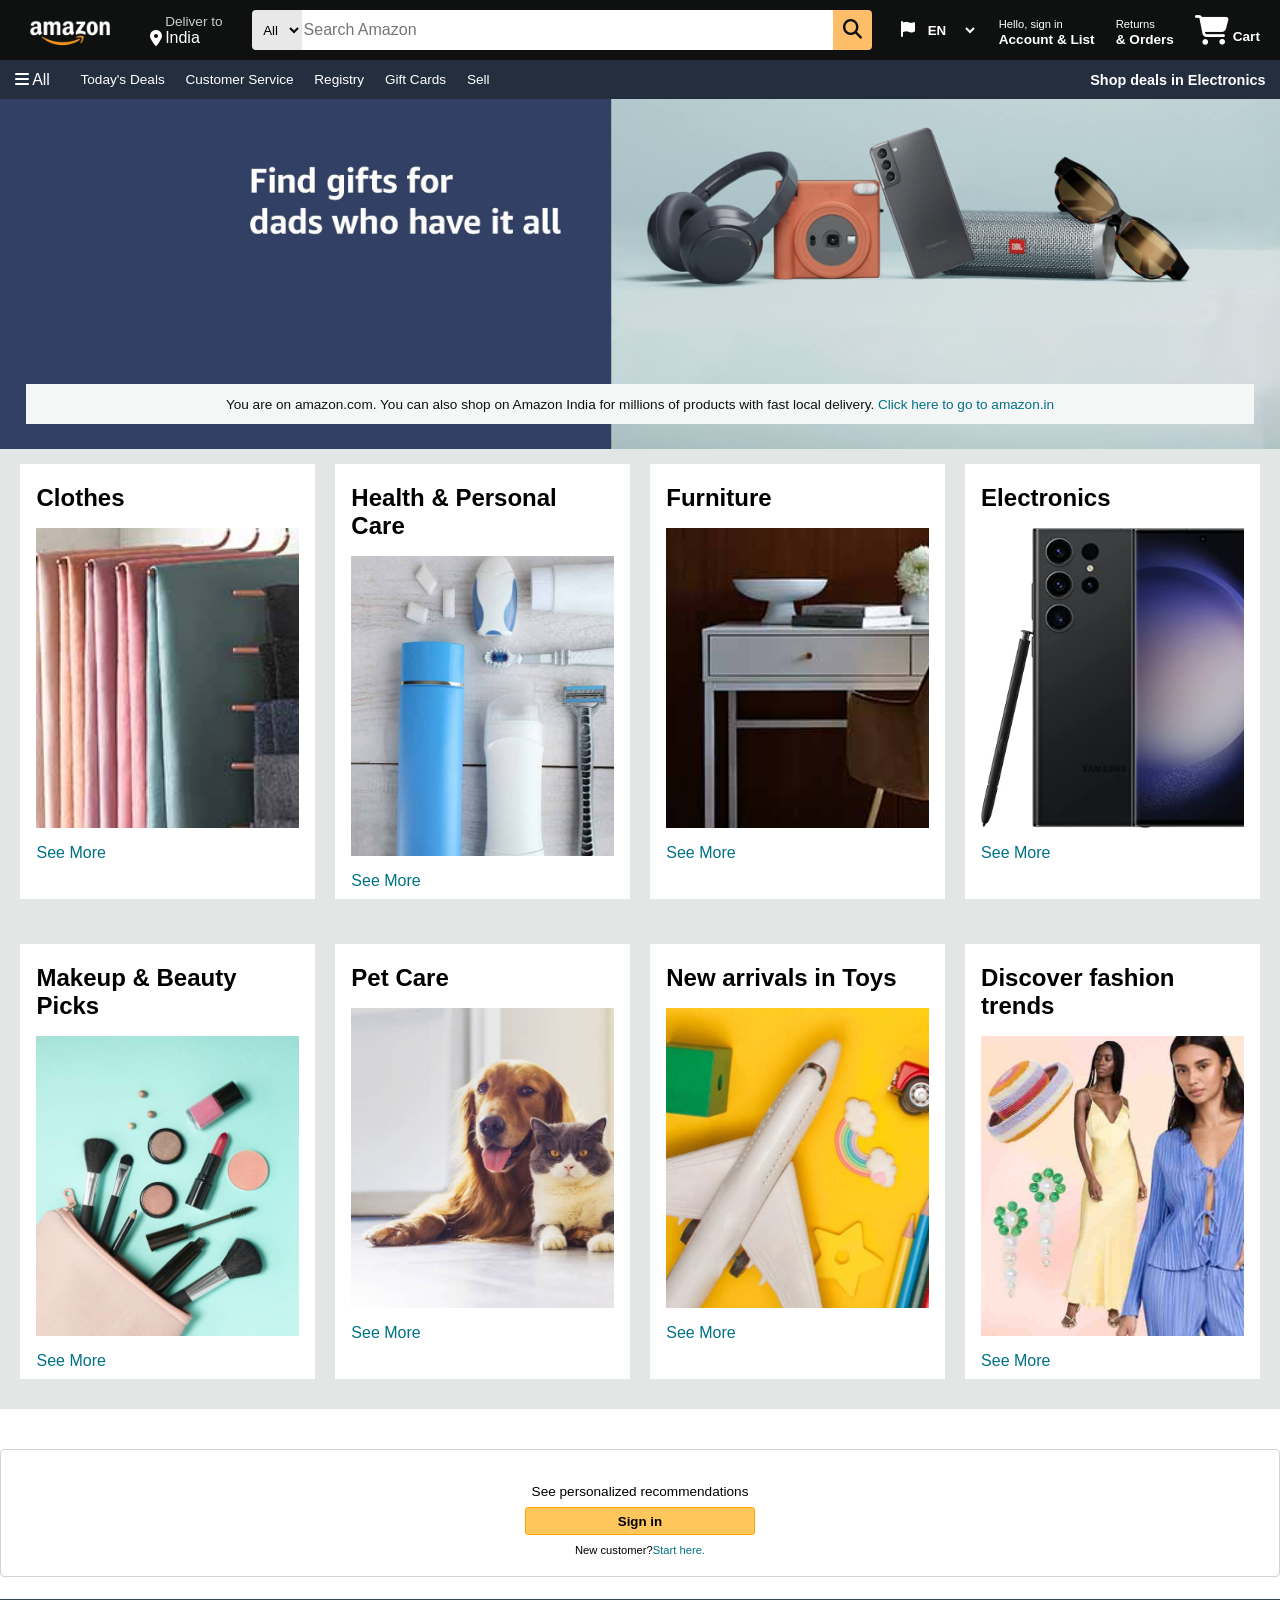
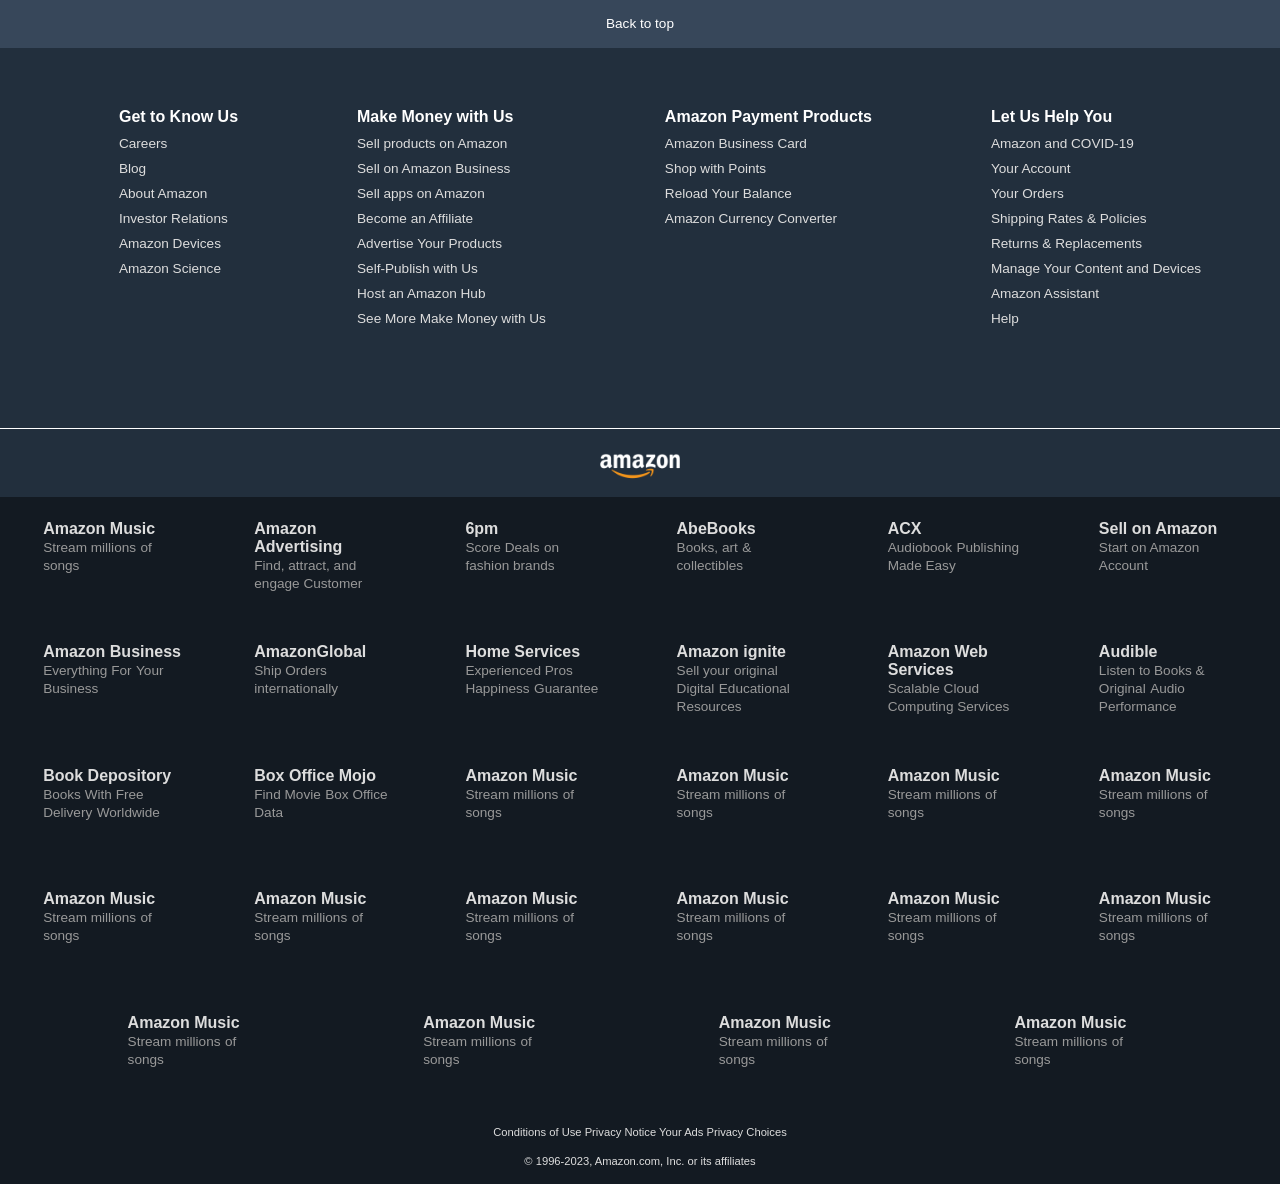
<file: index.html>
<!DOCTYPE html>
<html lang="en">

<head>
    <meta charset="UTF-8" />
    <meta name="viewport" content="width=device-width, initial-scale=1.0" />
    <title>Amazon.com. Spend less. Smile more.</title>
    <link rel="icon" id="logo-title" type="image/x-icon" href="download.jpg">
    <link rel="stylesheet" href="https://cdnjs.cloudflare.com/ajax/libs/font-awesome/6.4.0/css/all.min.css"
        integrity="sha512-iecdLmaskl7CVkqkXNQ/ZH/XLlvWZOJyj7Yy7tcenmpD1ypASozpmT/E0iPtmFIB46ZmdtAc9eNBvH0H/ZpiBw=="
        crossorigin="anonymous" referrerpolicy="no-referrer" />
    <link rel="stylesheet" href="./style.css" />
</head>

<body>

    <header>
        <div class="navbar">
            <!-- Amazon Logo -->
            <div class="nav-logo border">
                <div class="log"></div>
            </div>

            <!-- Address Logo -->
            <div class="nav-address border">
                <p class="add-first">Deliver to</p>
                <div class="add-icon">
                    <i class="fa-solid fa-location-dot"></i>
                    <p class="add-sec">India</p>
                </div>
            </div>

            <!-- Search Bar -->
            <div class="nav-search">
                <select class="search-select">
                    <option value="" selected>All</option>
                    <option value="">Clothes</option>
                </select>
                <input type="text" placeholder="Search Amazon" class="search-input">
                <div class="search-icon">
                    <i class="fa-sharp fa-solid fa-magnifying-glass"></i>
                </div>
            </div>

            <!-- Flag And Language -->
            <div class="nav-flag-lang border">
                <div class="flag-icon">
                    <i class="fa-solid fa-flag"></i>
                </div>
                <select class="lang-select">
                    <option class="opt" value="" selected>EN</option>
                    <option class="opt" value="">Hindi</option>
                </select>
            </div>

            <!-- Sign In And Account list -->
            <div class="nav-signin border">
                <p><span>Hello, sign in</span></p>
                <p class="nav-second">Account & List</p>
            </div>

            <!-- return & order -->
            <div class="nav-return border">
                <p><span>Returns</span></p>
                <p class="nav-second">& Orders</p>
            </div>

            <!-- Cart -->
            <div class="nav-cart border">
                <i class="fa-solid fa-cart-shopping"></i>
                Cart
            </div>
        </div>

        <!-- Panel -->
        <div class="panel">
            <div class="panel-all border">
                <i class="fa-sharp fa-solid fa-bars"></i>
                All
            </div>

            <div class="panel-ops">
                <p class="border">Today's Deals</p>
                <p class="border">Customer Service</p>
                <p class="border">Registry</p>
                <p class="border">Gift Cards</p>
                <p class="border">Sell</p>
            </div>

            <div class="panel-deals border">
                Shop deals in Electronics
            </div>
        </div>
    </header>

    <!-- Hero Section Image -->
    <div class="hero-section">
        <div class="hero-msg">
            <p>You are on amazon.com. You can also shop on Amazon India for millions of products with fast local
                delivery. <a href="">Click here to go to amazon.in</a></p>
        </div>
    </div>

    <div class="shop-section">
        <div class="box1 box">
            <div class="box-content">
                <h2>Clothes</h2>
                <div class="box-image" style="background-image: url('box1_image.jpg');"></div>
                <p>See More</p>
            </div>
        </div>

        <div class="box2 box">
            <div class="box-content">
                <h2>Health & Personal Care</h2>
                <div class="box-image" style="background-image: url('box2_image.jpg');"></div>
                <p>See More</p>
            </div>
        </div>
        <div class="box3 box">
            <div class="box-content">
                <h2>Furniture</h2>
                <div class="box-image" style="background-image: url('box3_image.jpg');"></div>
                <p>See More</p>
            </div>
        </div>

        <div class="box4 box">
            <div class="box-content">
                <h2>Electronics</h2>
                <div class="box-image" style="background-image: url('box4_image.jpg');"></div>
                <p>See More</p>
            </div>
        </div>

        <div class="box1 box">
            <div class="box-content">
                <h2>Makeup & Beauty Picks </h2>
                <div class="box-image" style="background-image: url('box5_image.jpg');"></div>
                <p>See More</p>
            </div>
        </div>

        <div class="box2 box">
            <div class="box-content">
                <h2>Pet Care</h2>
                <div class="box-image" style="background-image: url('box6_image.jpg');"></div>
                <p>See More</p>
            </div>
        </div>
        <div class="box3 box">
            <div class="box-content">
                <h2>New arrivals in Toys</h2>
                <div class="box-image" style="background-image: url('box7_image.jpg');"></div>
                <p>See More</p>
            </div>
        </div>

        <div class="box4 box">
            <div class="box-content">
                <h2>Discover fashion trends</h2>
                <div class="box-image" style="background-image: url('box8_image.jpg');"></div>
                <p>See More</p>
            </div>
        </div>

    </div>

    <div class="sign-in">

        <div class="outer">

            <div class="sign-para">
                See personalized recommendations
            </div>
            <!-- <button type="submit">Sign in</button> -->
            <form action="">
                <input type="submit" value="Sign in">
            </form>
            <div class="new">
                <p>New customer? </p>
                <a href="">Start here.</a>
            </div>
        </div>
    </div>

    <!-- Footer Section -->
    <footer>

        <div class="panel1">
            <a href="#">Back to top</a>
        </div>

        <div class="foot-panel2">
            <ul>
                <p>Get to Know Us</p>
                <a href="">Careers</a>
                <a href="">Blog</a>
                <a href="">About Amazon</a>
                <a href="">Investor Relations</a>
                <a href="">Amazon Devices</a>
                <a href="">Amazon Science</a>
            </ul>

            <ul>
                <p>Make Money with Us</p>
                <a href="">Sell products on Amazon</a>
                <a href="">Sell on Amazon Business</a>
                <a href="">Sell apps on Amazon</a>
                <a href=""> Become an Affiliate</a>
                <a href="">Advertise Your Products</a>
                <a href="">Self-Publish with Us</a>
                <a href="">Host an Amazon Hub</a>
                <a href="">See More Make Money with Us</a>
            </ul>

            <ul>
                <p>Amazon Payment Products</p>
                <a href="">Amazon Business Card</a>
                <a href="">Shop with Points</a>
                <a href="">Reload Your Balance</a>
                <a href="">Amazon Currency Converter</a>
            </ul>

            <ul>
                <p>Let Us Help You</p>
                <a href="">Amazon and COVID-19</a>
                <a href="">Your Account</a>
                <a href="">Your Orders</a>
                <a href="">Shipping Rates & Policies</a>
                <a href="">Returns & Replacements</a>
                <a href="">Manage Your Content and Devices</a>
                <a href="">Amazon Assistant</a>
                <a href="">Help</a>
            </ul>
        </div>

        <div class="foot-panel3">
            <div class="foot-logo"></div>
        </div>

        <!-- Panel4  -->
        <div class="foot-panel4">
            <div class="pan1">
                <p>Amazon Music</p>
                <a href="">Stream millions</a>
                <a href="">of songs</a>
            </div>
            <div class="pan1">
                <p>Amazon Advertising</p>
                <a href="">Find, attract, and</a>
                <a href="">engage Customer</a>
            </div>
            <div class="pan1">
                <p>6pm</p>
                <a href="">Score Deals</a>
                <a href="">on fashion brands</a>
            </div>
            <div class="pan1">
                <p>AbeBooks</p>
                <a href="">Books, art</a>
                <a href="">& collectibles</a>
            </div>
            <div class="pan1">
                <p>ACX</p>
                <a href="">Audiobook</a>
                <a href="">Publishing</a>
                <a href="">Made Easy</a>
            </div>
            <div class="pan1">
                <p>Sell on Amazon</p>
                <a href="">Start on Amazon</a>
                <a href="">Account</a>
            </div>
            <div class="pan1">
                <p>Amazon Business</p>
                <a href="">Everything For</a>
                <a href="">Your Business</a>
            </div>
            <div class="pan1">
                <p>AmazonGlobal</p>
                <a href="">Ship Orders</a>
                <a href="">internationally</a>
            </div>
            <div class="pan1">
                <p>Home Services</p>
                <a href="">Experienced </a>
                <a href="">Pros</a>
                <a href="">Happiness</a>
                <a href="">Guarantee</a>
            </div>
            <div class="pan1">
                <p>Amazon ignite</p>
                <a href="">Sell your</a>
                <a href="">original</a>
                <a href="">Digital</a>
                <a href="">Educational</a>
                <a href="">Resources</a>
            </div>
            <div class="pan1">
                <p>Amazon Web Services</p>
                <a href="">Scalable Cloud</a>
                <a href="">Computing Services</a>
            </div>
            <div class="pan1">
                <p>Audible</p>
                <a href="">Listen to Books &</a>
                <a href="">Original</a>
                <a href="">Audio</a>
                <a href="">Performance</a>
            </div>
            <div class="pan1">
                <p>Book Depository</p>
                <a href="">Books With Free</a>
                <a href="">Delivery</a>
                <a href="">Worldwide</a>
            </div>
            <div class="pan1">
                <p> Box Office Mojo</p>
                <a href="">Find Movie</a>
                <a href="">Box Office Data</a>
            </div>
            <div class="pan1">
                <p>Amazon Music</p>
                <a href="">Stream millions</a>
                <a href="">of songs</a>
            </div>
            <div class="pan1">
                <p>Amazon Music</p>
                <a href="">Stream millions</a>
                <a href="">of songs</a>
            </div>
            <div class="pan1">
                <p>Amazon Music</p>
                <a href="">Stream millions</a>
                <a href="">of songs</a>
            </div>
            <div class="pan1">
                <p>Amazon Music</p>
                <a href="">Stream millions</a>
                <a href="">of songs</a>
            </div>
            <div class="pan1">
                <p>Amazon Music</p>
                <a href="">Stream millions</a>
                <a href="">of songs</a>
            </div>
            <div class="pan1">
                <p>Amazon Music</p>
                <a href="">Stream millions</a>
                <a href="">of songs</a>
            </div>
            <div class="pan1">
                <p>Amazon Music</p>
                <a href="">Stream millions</a>
                <a href="">of songs</a>
            </div>
            <div class="pan1">
                <p>Amazon Music</p>
                <a href="">Stream millions</a>
                <a href="">of songs</a>
            </div>
            <div class="pan1">
                <p>Amazon Music</p>
                <a href="">Stream millions</a>
                <a href="">of songs</a>
            </div>
            <div class="pan1">
                <p>Amazon Music</p>
                <a href="">Stream millions</a>
                <a href="">of songs</a>
            </div>
            <div class="pan1">
                <p>Amazon Music</p>
                <a href="">Stream millions</a>
                <a href="">of songs</a>
            </div>
            <div class="pan1">
                <p>Amazon Music</p>
                <a href="">Stream millions</a>
                <a href="">of songs</a>
            </div>
            <div class="pan1">
                <p>Amazon Music</p>
                <a href="">Stream millions</a>
                <a href="">of songs</a>
            </div>
            <div class="pan1">
                <p>Amazon Music</p>
                <a href="">Stream millions</a>
                <a href="">of songs</a>
            </div>

        </div>


        <!--  -->
        <div class="foot-panel5">


            <div class="pages">
                <a href="">Conditions of Use</a>
                <a href="">Privacy Notice</a>
                <a href="">Your Ads Privacy Choices</a>
            </div>

            <div class="privacy">
                <p>© 1996-2023, Amazon.com, Inc. or its affiliates</p>
            </div>
        </div>

    </footer>

</body>

</html>
</file>
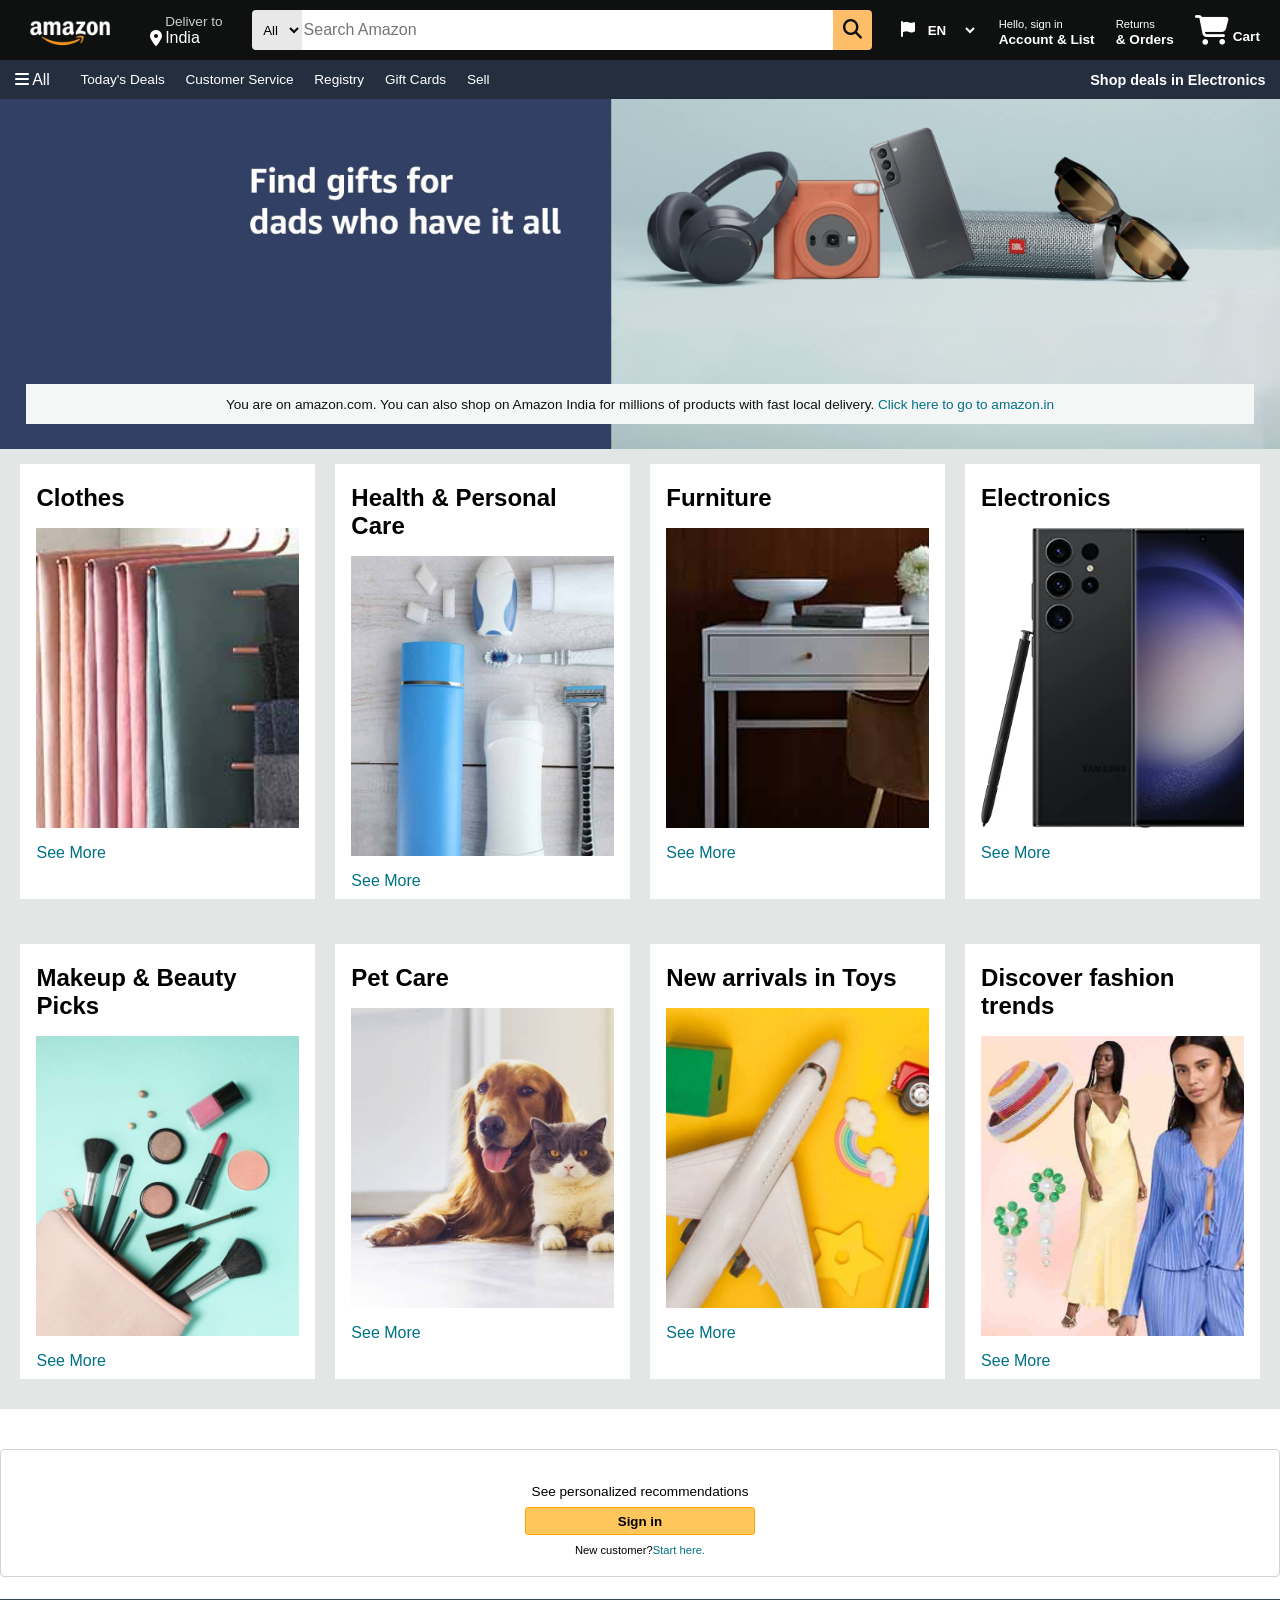
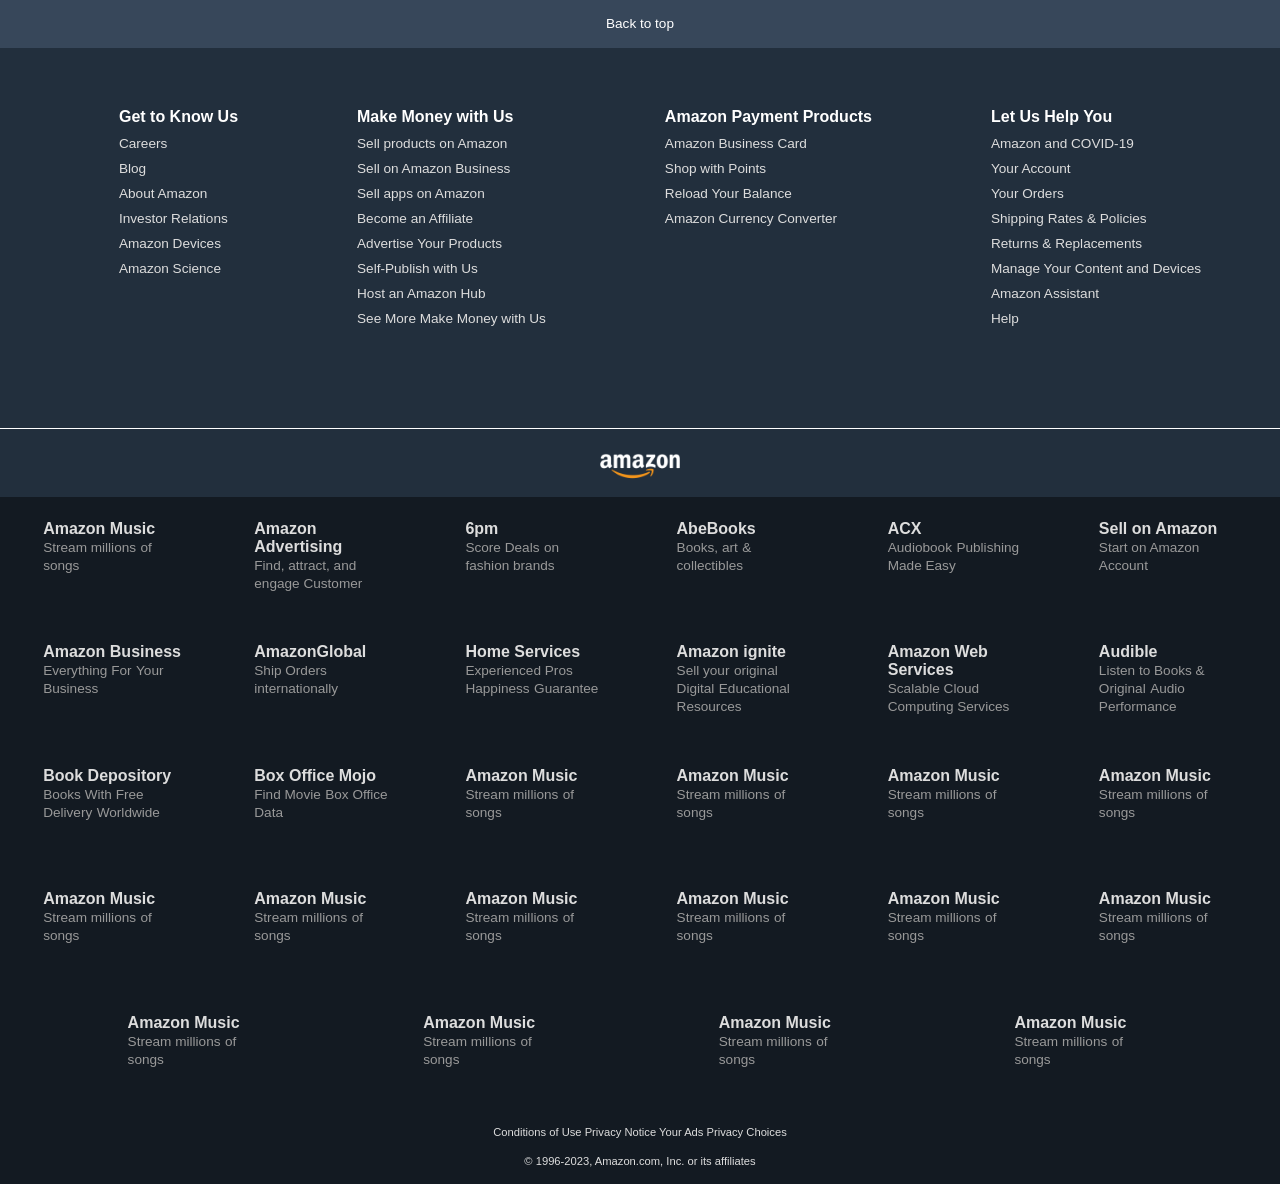
<file: Amazon.com/index.html>
<!DOCTYPE html>
<html lang="en">

<head>
    <meta charset="UTF-8" />
    <meta name="viewport" content="width=device-width, initial-scale=1.0" />
    <title>Amazon.com. Spend less. Smile more.</title>
    <link rel="icon" id="logo-title" type="image/x-icon" href="../Images/download.jpg">
    <link rel="stylesheet" href="https://cdnjs.cloudflare.com/ajax/libs/font-awesome/6.4.0/css/all.min.css"
        integrity="sha512-iecdLmaskl7CVkqkXNQ/ZH/XLlvWZOJyj7Yy7tcenmpD1ypASozpmT/E0iPtmFIB46ZmdtAc9eNBvH0H/ZpiBw=="
        crossorigin="anonymous" referrerpolicy="no-referrer" />
    <link rel="stylesheet" href="./style.css" />
</head>

<body>

    <header>
        <div class="navbar">
            <!-- Amazon Logo -->
            <div class="nav-logo border">
                <div class="log"></div>
            </div>

            <!-- Address Logo -->
            <div class="nav-address border">
                <p class="add-first">Deliver to</p>
                <div class="add-icon">
                    <i class="fa-solid fa-location-dot"></i>
                    <p class="add-sec">India</p>
                </div>
            </div>

            <!-- Search Bar -->
            <div class="nav-search">
                <select class="search-select">
                    <option value="" selected>All</option>
                    <option value="">Clothes</option>
                </select>
                <input type="text" placeholder="Search Amazon" class="search-input">
                <div class="search-icon">
                    <i class="fa-sharp fa-solid fa-magnifying-glass"></i>
                </div>
            </div>

            <!-- Flag And Language -->
            <div class="nav-flag-lang border">
                <div class="flag-icon">
                    <i class="fa-solid fa-flag"></i>
                </div>
                <select class="lang-select">
                    <option class="opt" value="" selected>EN</option>
                    <option class="opt" value="">Hindi</option>
                </select>
            </div>

            <!-- Sign In And Account list -->
            <div class="nav-signin border">
                <p><span>Hello, sign in</span></p>
                <p class="nav-second">Account & List</p>
            </div>

            <!-- return & order -->
            <div class="nav-return border">
                <p><span>Returns</span></p>
                <p class="nav-second">& Orders</p>
            </div>

            <!-- Cart -->
            <div class="nav-cart border">
                <i class="fa-solid fa-cart-shopping"></i>
                Cart
            </div>
        </div>

        <!-- Panel -->
        <div class="panel">
            <div class="panel-all border">
                <i class="fa-sharp fa-solid fa-bars"></i>
                All
            </div>

            <div class="panel-ops">
                <p class="border">Today's Deals</p>
                <p class="border">Customer Service</p>
                <p class="border">Registry</p>
                <p class="border">Gift Cards</p>
                <p class="border">Sell</p>
            </div>

            <div class="panel-deals border">
                Shop deals in Electronics
            </div>
        </div>
    </header>

    <!-- Hero Section Image -->
    <div class="hero-section">
        <div class="hero-msg">
            <p>You are on amazon.com. You can also shop on Amazon India for millions of products with fast local
                delivery. <a href="">Click here to go to amazon.in</a></p>
        </div>
    </div>

    <div class="shop-section">
        <div class="box1 box">
            <div class="box-content">
                <h2>Clothes</h2>
                <div class="box-image" style="background-image: url('../Images/box1_image.jpg');"></div>
                <p>See More</p>
            </div>
        </div>

        <div class="box2 box">
            <div class="box-content">
                <h2>Health & Personal Care</h2>
                <div class="box-image" style="background-image: url('../Images/box2_image.jpg');"></div>
                <p>See More</p>
            </div>
        </div>
        <div class="box3 box">
            <div class="box-content">
                <h2>Furniture</h2>
                <div class="box-image" style="background-image: url('../Images/box3_image.jpg');"></div>
                <p>See More</p>
            </div>
        </div>

        <div class="box4 box">
            <div class="box-content">
                <h2>Electronics</h2>
                <div class="box-image" style="background-image: url('../Images/box4_image.jpg');"></div>
                <p>See More</p>
            </div>
        </div>

        <div class="box1 box">
            <div class="box-content">
                <h2>Makeup & Beauty Picks </h2>
                <div class="box-image" style="background-image: url('../Images/box5_image.jpg');"></div>
                <p>See More</p>
            </div>
        </div>

        <div class="box2 box">
            <div class="box-content">
                <h2>Pet Care</h2>
                <div class="box-image" style="background-image: url('../Images/box6_image.jpg');"></div>
                <p>See More</p>
            </div>
        </div>
        <div class="box3 box">
            <div class="box-content">
                <h2>New arrivals in Toys</h2>
                <div class="box-image" style="background-image: url('../Images/box7_image.jpg');"></div>
                <p>See More</p>
            </div>
        </div>

        <div class="box4 box">
            <div class="box-content">
                <h2>Discover fashion trends</h2>
                <div class="box-image" style="background-image: url('../Images/box8_image.jpg');"></div>
                <p>See More</p>
            </div>
        </div>

    </div>

    <div class="sign-in">

        <div class="outer">

            <div class="sign-para">
                See personalized recommendations
            </div>
            <!-- <button type="submit">Sign in</button> -->
            <form action="">
                <input type="submit" value="Sign in">
            </form>
            <div class="new">
                <p>New customer? </p>
                <a href="">Start here.</a>
            </div>
        </div>
    </div>

    <!-- Footer Section -->
    <footer>

        <div class="panel1">
            <a href="#">Back to top</a>
        </div>

        <div class="foot-panel2">
            <ul>
                <p>Get to Know Us</p>
                <a href="">Careers</a>
                <a href="">Blog</a>
                <a href="">About Amazon</a>
                <a href="">Investor Relations</a>
                <a href="">Amazon Devices</a>
                <a href="">Amazon Science</a>
            </ul>

            <ul>
                <p>Make Money with Us</p>
                <a href="">Sell products on Amazon</a>
                <a href="">Sell on Amazon Business</a>
                <a href="">Sell apps on Amazon</a>
                <a href=""> Become an Affiliate</a>
                <a href="">Advertise Your Products</a>
                <a href="">Self-Publish with Us</a>
                <a href="">Host an Amazon Hub</a>
                <a href="">See More Make Money with Us</a>
            </ul>

            <ul>
                <p>Amazon Payment Products</p>
                <a href="">Amazon Business Card</a>
                <a href="">Shop with Points</a>
                <a href="">Reload Your Balance</a>
                <a href="">Amazon Currency Converter</a>
            </ul>

            <ul>
                <p>Let Us Help You</p>
                <a href="">Amazon and COVID-19</a>
                <a href="">Your Account</a>
                <a href="">Your Orders</a>
                <a href="">Shipping Rates & Policies</a>
                <a href="">Returns & Replacements</a>
                <a href="">Manage Your Content and Devices</a>
                <a href="">Amazon Assistant</a>
                <a href="">Help</a>
            </ul>
        </div>

        <div class="foot-panel3">
            <div class="foot-logo"></div>
        </div>

        <!-- Panel4  -->
        <div class="foot-panel4">
            <div class="pan1">
                <p>Amazon Music</p>
                <a href="">Stream millions</a>
                <a href="">of songs</a>
            </div>
            <div class="pan1">
                <p>Amazon Advertising</p>
                <a href="">Find, attract, and</a>
                <a href="">engage Customer</a>
            </div>
            <div class="pan1">
                <p>6pm</p>
                <a href="">Score Deals</a>
                <a href="">on fashion brands</a>
            </div>
            <div class="pan1">
                <p>AbeBooks</p>
                <a href="">Books, art</a>
                <a href="">& collectibles</a>
            </div>
            <div class="pan1">
                <p>ACX</p>
                <a href="">Audiobook</a>
                <a href="">Publishing</a>
                <a href="">Made Easy</a>
            </div>
            <div class="pan1">
                <p>Sell on Amazon</p>
                <a href="">Start on Amazon</a>
                <a href="">Account</a>
            </div>
            <div class="pan1">
                <p>Amazon Business</p>
                <a href="">Everything For</a>
                <a href="">Your Business</a>
            </div>
            <div class="pan1">
                <p>AmazonGlobal</p>
                <a href="">Ship Orders</a>
                <a href="">internationally</a>
            </div>
            <div class="pan1">
                <p>Home Services</p>
                <a href="">Experienced </a>
                <a href="">Pros</a>
                <a href="">Happiness</a>
                <a href="">Guarantee</a>
            </div>
            <div class="pan1">
                <p>Amazon ignite</p>
                <a href="">Sell your</a>
                <a href="">original</a>
                <a href="">Digital</a>
                <a href="">Educational</a>
                <a href="">Resources</a>
            </div>
            <div class="pan1">
                <p>Amazon Web Services</p>
                <a href="">Scalable Cloud</a>
                <a href="">Computing Services</a>
            </div>
            <div class="pan1">
                <p>Audible</p>
                <a href="">Listen to Books &</a>
                <a href="">Original</a>
                <a href="">Audio</a>
                <a href="">Performance</a>
            </div>
            <div class="pan1">
                <p>Book Depository</p>
                <a href="">Books With Free</a>
                <a href="">Delivery</a>
                <a href="">Worldwide</a>
            </div>
            <div class="pan1">
                <p> Box Office Mojo</p>
                <a href="">Find Movie</a>
                <a href="">Box Office Data</a>
            </div>
            <div class="pan1">
                <p>Amazon Music</p>
                <a href="">Stream millions</a>
                <a href="">of songs</a>
            </div>
            <div class="pan1">
                <p>Amazon Music</p>
                <a href="">Stream millions</a>
                <a href="">of songs</a>
            </div>
            <div class="pan1">
                <p>Amazon Music</p>
                <a href="">Stream millions</a>
                <a href="">of songs</a>
            </div>
            <div class="pan1">
                <p>Amazon Music</p>
                <a href="">Stream millions</a>
                <a href="">of songs</a>
            </div>
            <div class="pan1">
                <p>Amazon Music</p>
                <a href="">Stream millions</a>
                <a href="">of songs</a>
            </div>
            <div class="pan1">
                <p>Amazon Music</p>
                <a href="">Stream millions</a>
                <a href="">of songs</a>
            </div>
            <div class="pan1">
                <p>Amazon Music</p>
                <a href="">Stream millions</a>
                <a href="">of songs</a>
            </div>
            <div class="pan1">
                <p>Amazon Music</p>
                <a href="">Stream millions</a>
                <a href="">of songs</a>
            </div>
            <div class="pan1">
                <p>Amazon Music</p>
                <a href="">Stream millions</a>
                <a href="">of songs</a>
            </div>
            <div class="pan1">
                <p>Amazon Music</p>
                <a href="">Stream millions</a>
                <a href="">of songs</a>
            </div>
            <div class="pan1">
                <p>Amazon Music</p>
                <a href="">Stream millions</a>
                <a href="">of songs</a>
            </div>
            <div class="pan1">
                <p>Amazon Music</p>
                <a href="">Stream millions</a>
                <a href="">of songs</a>
            </div>
            <div class="pan1">
                <p>Amazon Music</p>
                <a href="">Stream millions</a>
                <a href="">of songs</a>
            </div>
            <div class="pan1">
                <p>Amazon Music</p>
                <a href="">Stream millions</a>
                <a href="">of songs</a>
            </div>

        </div>


        <!--  -->
        <div class="foot-panel5">


            <div class="pages">
                <a href="">Conditions of Use</a>
                <a href="">Privacy Notice</a>
                <a href="">Your Ads Privacy Choices</a>
            </div>

            <div class="privacy">
                <p>© 1996-2023, Amazon.com, Inc. or its affiliates</p>
            </div>
        </div>

    </footer>

</body>

</html>
</file>
<file: style.css>
* {
    margin: 0;
    font-family: Arial, Helvetica, sans-serif;
    border: border-box;
}

#logo-title{
    background-color: white;
}

/* Navbar And Amazon Logo */
.navbar {
    height: 60px;
    background-color: #0F1111;
    color: white;
    display: flex;
    align-items: center;
    /* to equal the space in nav bar from left to right */
    justify-content: space-evenly;
}

.nav-logo {
    height: 50px;
    width: 100px;
}

.log {
    background-image: url("amazon_logo.png");
    height: 50px;
    width: 100%;
    background-size: cover;
}

.border {
    border: 1.5px solid transparent;
}

.border:hover {
    border: 1.5px solid white;
}

/* Address Box */
.add-first {
    color: #cccccc;
    font-size: 0.85rem;
    margin-left: 15px;
}

.add-sec {
    font-size: 1rem;
    margin-left: 3px;
}

/* here to have two paragraphs in perfect line we use display flex and align item center is to center the text in vertical positions */
.add-icon {
    display: flex;
    align-items: center;
}

.nav-address {
    padding: 0px 9px;
}


/* box 3 */

/* Search bar  */
.nav-search {
    display: flex;
    justify-content: space-evenly;
    width: 620px;
    height: 40px;
    background-color: initial;
    border-radius: 4px;
}

.search-select {
    background-color: #f3f3f3f3;
    width: 50px;
    text-align: center;
    border-top-left-radius: 4px;
    border-bottom-left-radius: 4px;
    border: none;
}

.search-input {
    width: 100%;
    font-size: 1rem;
    border: none;
}

.search-icon {
    width: 45px;
    display: flex;
    align-items: center;
    justify-content: center;
    font-size: 1.2rem;
    background-color: #febd68;
    border-bottom-right-radius: 4px;
    border-top-right-radius: 4px;
    color: #0F1111;
}

.nav-search:hover {
    border: 2px solid orange;
}

/* box 4  */
/* Flag And Language */
.nav-flag-lang {
    display: flex;
    justify-content: center;
    align-items: center;
    height: 50px;

}

.flag-icon i {
    margin: 0px 9px;
}

.lang-select {
    background-color: transparent;
    color: white;
    border: none;
    font-weight: bold;
}

.opt {
    background-color: #706d6d;
}

/* box 5 */
/* Hello Sign in */
span {
    font-size: 0.7rem;
}

.nav-second {
    font-size: 0.85rem;
    font-weight: 700;
}

/* Box 6 */
/* Cart */
.nav-cart i {
    font-size: 30px;
}

.nav-cart {
    font-size: 0.85rem;
    font-weight: 700;
    /* height: 50px; */
}


/* <----- Panel ---->  */

.panel {
    height: 39px;
    background-color: #232f3e;
    color: white;
    display: flex;
    align-items: center;
    justify-content: space-evenly;
}

.panel-ops p {
    display: inline;
    margin-left: 15px;
}

.panel-ops {
    width: 79%;
    font-size: 0.85rem;
}

.panel-deals {
    font-size: 0.9rem;
    font-weight: 700;
}

/* Hero Section */

.hero-section {
    background-image: url("hero_image.jpg");
    height: 350px;
    background-size: cover;
    display: flex;
    justify-content: center;
    align-items: flex-end;
}

.hero-msg {
    background-color: #f5f6f6;
    height: 40px;
    /* color: black; */
    color: #0f1111;
    display: flex;
    align-items: center;
    justify-content: center;
    font-size: 0.85rem;
    width: 96%;
    margin-bottom: 25px;

}

.hero-msg a {
    color: #007185;
    text-decoration: none;
}

/* Shop Section */

.shop-section {
    display: flex;
    flex-wrap: wrap;
    justify-content: space-evenly;
    background-color: #e2e7e6;
    height: 960px;

}

.box {
    height: 400px;
    /* border: 2px solid black; */
    width: 23%;
    background-color: white;
    padding: 20px 0px 15px;
    margin-top: 15px;
}

.box-image {
    height: 300px;
    margin-top: 1rem;
    margin-bottom: 1rem;
    background-size: cover;

}

.box-content {
    margin-left: 1rem;
    margin-right: 1rem;
}

.box-content p {
    color: #007185;
}

/* Sign-in ----> */
.sign-in {
    height: 135px;
    /* display: flex; */
    text-align: center;
    margin-top: 40px;
}

.sign-para {
    margin-top: 34px;
    font-size: 0.85rem;
    font-weight: 400;
}

.outer {
    border: 1px solid rgb(212, 208, 208);
    border-radius: 4px;
    height: 126px;
}

.sign-in input {
    margin: auto;
    margin-top: 8px;
    height: 28px;
    width: 230px;
    background-color: rgb(255, 198, 92);
    border: 1px solid orange;
    border-radius: 3px;
    font-weight: 700;
    cursor: pointer;
}

.new {
    display: flex;
    justify-content: center;
    align-items: center;
    padding-top: 9px;
    font-size: 0.7rem;
}

.new a {
    text-decoration: none;
    color: #007185;
}

.new a:hover {
    color: rgb(202, 168, 104);
}


/* Footer  */
footer {
    margin-top: 15px;

}

.panel1 {
    height: 49px;
    background-color: #37475a;
    color: white;
    font-size: 0.85rem;
    display: flex;
    justify-content: center;
    align-items: center;
}

.panel1 a{
    color: white;
    text-decoration: none;
}

.panel1:hover{
    background-color:#475464;
}

.foot-panel2 {
    background-color: #222f3d;
    color: white;
    height: 380px;
    display: flex;
    justify-content: space-evenly;
}

ul {
    margin-top: 60px;
}

ul p {
    font-weight: 700;
}

.foot-panel2 ul a {
    display: block;
    text-decoration: none;
    color: #dddddd;
    font-size: 0.85rem;
    margin-top: 10px;
}

ul a:hover {
    text-decoration: underline;
}

.foot-panel3 {
    background-color: #222f3d;
    border-top: 0.5px solid white;
    height: 68px;
    display: flex;
    justify-content: center;
    align-items: center;
}

.foot-logo {
    background-image: url("amazon_logo.png");
    height: 50px;
    width: 100px;
    background-size: cover;
}

.foot-panel4 {
    height: 617px;
    background-color: #131a22;
    display: flex;
    flex-wrap: wrap;
    justify-content: space-evenly;

}

.pan1 {
    height: 80px;
    width: 138px;
    margin-left: 30px;
    margin-right: 30px;
    margin-top: 23px;

}

.pan1 a {
    text-decoration: none;
    color: #999999;
    font-size: 0.85rem;
}

.pan1 :hover {
    text-decoration: underline;
}

.pan1 p {
    color: #dddddd;
    font-weight: 700;
}

/* Panel 5 */

.foot-panel5 {
    background-color: #131a22;
    height: 70px;
    text-align: center;

}

.pages a {
    text-decoration: none;
    color: #dddddd;

}

.pages {
    padding-top: 20px;
    font-size: 0.7rem;
    padding: 12px;
}

.privacy {
    font-size: 0.7rem;
    padding-top: 5px;
}

.privacy {
    color: #dddddd;
}
</file>
<file: Amazon.com/style.css>
* {
    margin: 0;
    font-family: Arial, Helvetica, sans-serif;
    border: border-box;
}

#logo-title{
    background-color: white;
}

/* Navbar And Amazon Logo */
.navbar {
    height: 60px;
    background-color: #0F1111;
    color: white;
    display: flex;
    align-items: center;
    /* to equal the space in nav bar from left to right */
    justify-content: space-evenly;
}

.nav-logo {
    height: 50px;
    width: 100px;
}

.log {
    background-image: url("../Images/amazon_logo.png");
    height: 50px;
    width: 100%;
    background-size: cover;
}

.border {
    border: 1.5px solid transparent;
}

.border:hover {
    border: 1.5px solid white;
}

/* Address Box */
.add-first {
    color: #cccccc;
    font-size: 0.85rem;
    margin-left: 15px;
}

.add-sec {
    font-size: 1rem;
    margin-left: 3px;
}

/* here to have two paragraphs in perfect line we use display flex and align item center is to center the text in vertical positions */
.add-icon {
    display: flex;
    align-items: center;
}

.nav-address {
    padding: 0px 9px;
}


/* box 3 */

/* Search bar  */
.nav-search {
    display: flex;
    justify-content: space-evenly;
    width: 620px;
    height: 40px;
    background-color: initial;
    border-radius: 4px;
}

.search-select {
    background-color: #f3f3f3f3;
    width: 50px;
    text-align: center;
    border-top-left-radius: 4px;
    border-bottom-left-radius: 4px;
    border: none;
}

.search-input {
    width: 100%;
    font-size: 1rem;
    border: none;
}

.search-icon {
    width: 45px;
    display: flex;
    align-items: center;
    justify-content: center;
    font-size: 1.2rem;
    background-color: #febd68;
    border-bottom-right-radius: 4px;
    border-top-right-radius: 4px;
    color: #0F1111;
}

.nav-search:hover {
    border: 2px solid orange;
}

/* box 4  */
/* Flag And Language */
.nav-flag-lang {
    display: flex;
    justify-content: center;
    align-items: center;
    height: 50px;

}

.flag-icon i {
    margin: 0px 9px;
}

.lang-select {
    background-color: transparent;
    color: white;
    border: none;
    font-weight: bold;
}

.opt {
    background-color: #706d6d;
}

/* box 5 */
/* Hello Sign in */
span {
    font-size: 0.7rem;
}

.nav-second {
    font-size: 0.85rem;
    font-weight: 700;
}

/* Box 6 */
/* Cart */
.nav-cart i {
    font-size: 30px;
}

.nav-cart {
    font-size: 0.85rem;
    font-weight: 700;
    /* height: 50px; */
}


/* <----- Panel ---->  */

.panel {
    height: 39px;
    background-color: #232f3e;
    color: white;
    display: flex;
    align-items: center;
    justify-content: space-evenly;
}

.panel-ops p {
    display: inline;
    margin-left: 15px;
}

.panel-ops {
    width: 79%;
    font-size: 0.85rem;
}

.panel-deals {
    font-size: 0.9rem;
    font-weight: 700;
}

/* Hero Section */

.hero-section {
    background-image: url("../Images/hero_image.jpg");
    height: 350px;
    background-size: cover;
    display: flex;
    justify-content: center;
    align-items: flex-end;
}

.hero-msg {
    background-color: #f5f6f6;
    height: 40px;
    /* color: black; */
    color: #0f1111;
    display: flex;
    align-items: center;
    justify-content: center;
    font-size: 0.85rem;
    width: 96%;
    margin-bottom: 25px;

}

.hero-msg a {
    color: #007185;
    text-decoration: none;
}

/* Shop Section */

.shop-section {
    display: flex;
    flex-wrap: wrap;
    justify-content: space-evenly;
    background-color: #e2e7e6;
    height: 960px;

}

.box {
    height: 400px;
    /* border: 2px solid black; */
    width: 23%;
    background-color: white;
    padding: 20px 0px 15px;
    margin-top: 15px;
}

.box-image {
    height: 300px;
    margin-top: 1rem;
    margin-bottom: 1rem;
    background-size: cover;

}

.box-content {
    margin-left: 1rem;
    margin-right: 1rem;
}

.box-content p {
    color: #007185;
}

/* Sign-in ----> */
.sign-in {
    height: 135px;
    /* display: flex; */
    text-align: center;
    margin-top: 40px;
}

.sign-para {
    margin-top: 34px;
    font-size: 0.85rem;
    font-weight: 400;
}

.outer {
    border: 1px solid rgb(212, 208, 208);
    border-radius: 4px;
    height: 126px;
}

.sign-in input {
    margin: auto;
    margin-top: 8px;
    height: 28px;
    width: 230px;
    background-color: rgb(255, 198, 92);
    border: 1px solid orange;
    border-radius: 3px;
    font-weight: 700;
    cursor: pointer;
}

.new {
    display: flex;
    justify-content: center;
    align-items: center;
    padding-top: 9px;
    font-size: 0.7rem;
}

.new a {
    text-decoration: none;
    color: #007185;
}

.new a:hover {
    color: rgb(202, 168, 104);
}


/* Footer  */
footer {
    margin-top: 15px;

}

.panel1 {
    height: 49px;
    background-color: #37475a;
    color: white;
    font-size: 0.85rem;
    display: flex;
    justify-content: center;
    align-items: center;
}

.panel1 a{
    color: white;
    text-decoration: none;
}

.panel1:hover{
    background-color:#475464;
}

.foot-panel2 {
    background-color: #222f3d;
    color: white;
    height: 380px;
    display: flex;
    justify-content: space-evenly;
}

ul {
    margin-top: 60px;
}

ul p {
    font-weight: 700;
}

.foot-panel2 ul a {
    display: block;
    text-decoration: none;
    color: #dddddd;
    font-size: 0.85rem;
    margin-top: 10px;
}

ul a:hover {
    text-decoration: underline;
}

.foot-panel3 {
    background-color: #222f3d;
    border-top: 0.5px solid white;
    height: 68px;
    display: flex;
    justify-content: center;
    align-items: center;
}

.foot-logo {
    background-image: url("../Images/amazon_logo.png");
    height: 50px;
    width: 100px;
    background-size: cover;
}

.foot-panel4 {
    height: 617px;
    background-color: #131a22;
    display: flex;
    flex-wrap: wrap;
    justify-content: space-evenly;

}

.pan1 {
    height: 80px;
    width: 138px;
    margin-left: 30px;
    margin-right: 30px;
    margin-top: 23px;

}

.pan1 a {
    text-decoration: none;
    color: #999999;
    font-size: 0.85rem;
}

.pan1 :hover {
    text-decoration: underline;
}

.pan1 p {
    color: #dddddd;
    font-weight: 700;
}

/* Panel 5 */

.foot-panel5 {
    background-color: #131a22;
    height: 70px;
    text-align: center;

}

.pages a {
    text-decoration: none;
    color: #dddddd;

}

.pages {
    padding-top: 20px;
    font-size: 0.7rem;
    padding: 12px;
}

.privacy {
    font-size: 0.7rem;
    padding-top: 5px;
}

.privacy {
    color: #dddddd;
}
</file>
